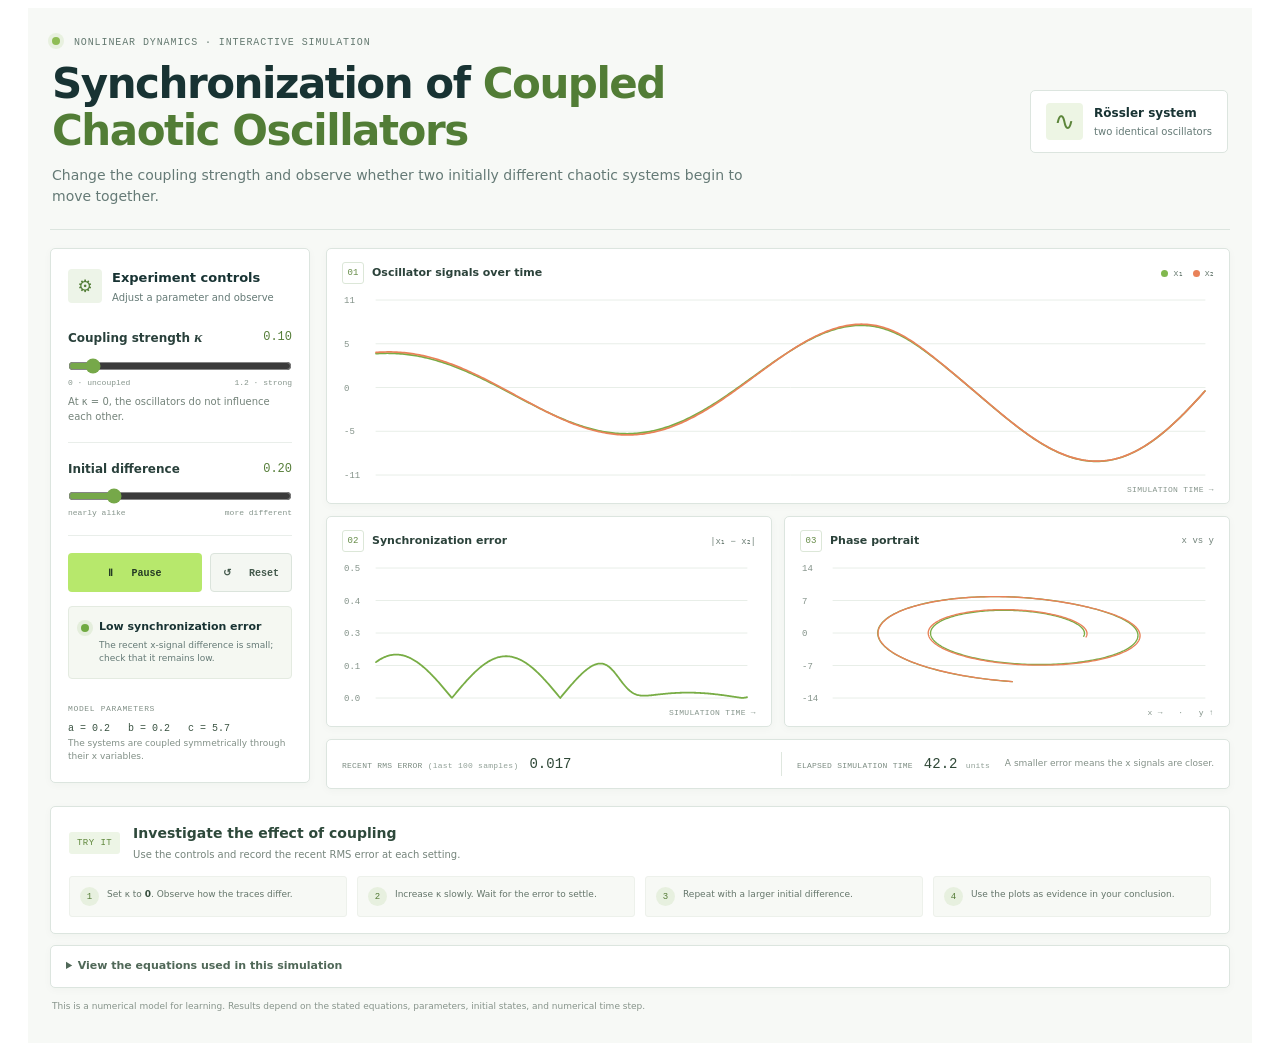
<file: simulation/index.html>
<!doctype html>
<html lang="en">
<head>
  <meta charset="utf-8">
  <meta name="viewport" content="width=device-width, initial-scale=1">
  <meta name="description" content="Interactive simulation of two symmetrically coupled Rössler oscillators.">
  <title>Synchronization of Coupled Chaotic Oscillators</title>
  <link rel="stylesheet" href="./css/main.css">
</head>
<body>
  <main class="chaos-lab" id="chaosLab">
    <header class="sim-header">
      <div>
        <p class="eyebrow"><span class="pulse-dot"></span> NONLINEAR DYNAMICS · INTERACTIVE SIMULATION</p>
        <h1>Synchronization of <span>Coupled Chaotic Oscillators</span></h1>
        <p class="sim-lead">Change the coupling strength and observe whether two initially different chaotic systems begin to move together.</p>
      </div>
      <div class="model-chip"><span class="chip-symbol">∿</span><span><b>Rössler system</b><small>two identical oscillators</small></span></div>
    </header>

    <section class="sim-layout" aria-label="Oscillator simulation">
      <aside class="control-panel" aria-label="Simulation controls">
        <div class="panel-heading"><span class="panel-icon">⚙</span><span><b>Experiment controls</b><small>Adjust a parameter and observe</small></span></div>

        <div class="control-block">
          <label class="control-label" for="coupling"><span>Coupling strength <i>κ</i></span><output id="kValue" for="coupling">0.10</output></label>
          <input id="coupling" type="range" min="0" max="1.2" step="0.01" value="0.10" aria-describedby="couplingHint">
          <div class="range-labels"><span>0 · uncoupled</span><span>1.2 · strong</span></div>
          <p class="control-hint" id="couplingHint">At κ = 0, the oscillators do not influence each other.</p>
        </div>

        <div class="control-block">
          <label class="control-label" for="difference"><span>Initial difference</span><output id="dValue" for="difference">0.20</output></label>
          <input id="difference" type="range" min="0.02" max="1.00" step="0.01" value="0.20">
          <div class="range-labels"><span>nearly alike</span><span>more different</span></div>
        </div>

        <div class="button-group">
          <button id="runBtn" class="button button-primary" type="button" aria-pressed="true">Ⅱ &nbsp; Pause</button>
          <button id="resetBtn" class="button button-secondary" type="button">↺ &nbsp; Reset</button>
        </div>

        <div class="sync-indicator" role="status" aria-live="polite">
          <span class="sync-light" id="statusLight"></span>
          <span><b id="syncStatus">Observing the systems</b><small id="syncDetail">Compare the traces and error plot.</small></span>
        </div>

        <div class="model-note">
          <span class="note-label">MODEL PARAMETERS</span>
          <p>a = 0.2 &nbsp; b = 0.2 &nbsp; c = 5.7</p>
          <small>The systems are coupled symmetrically through their x variables.</small>
        </div>
      </aside>

      <div class="plot-area">
        <article class="plot-card plot-wide">
          <div class="plot-heading"><div><span class="plot-index">01</span><h2>Oscillator signals over time</h2></div><span class="legend"><i class="key-one"></i>x₁ <i class="key-two"></i>x₂</span></div>
          <canvas id="timePlot" role="img" aria-label="Time plot of the x variables of both oscillators">Signal plot</canvas>
          <p class="axis-caption">SIMULATION TIME →</p>
        </article>
        <div class="plot-pair">
          <article class="plot-card">
            <div class="plot-heading"><div><span class="plot-index">02</span><h2>Synchronization error</h2></div><span class="plot-units">|x₁ − x₂|</span></div>
            <canvas id="errorPlot" role="img" aria-label="Absolute difference between oscillator x variables">Error plot</canvas>
            <p class="axis-caption">SIMULATION TIME →</p>
          </article>
          <article class="plot-card">
            <div class="plot-heading"><div><span class="plot-index">03</span><h2>Phase portrait</h2></div><span class="plot-units">x vs y</span></div>
            <canvas id="phasePlot" role="img" aria-label="Phase portraits of both oscillators">Phase portrait</canvas>
            <p class="axis-caption">x → &nbsp; · &nbsp; y ↑</p>
          </article>
        </div>
        <div class="measurement-strip" aria-label="Live measurements">
          <div><span>RECENT RMS ERROR <small>(last 100 samples)</small></span><strong id="rmsValue">—</strong></div>
          <span class="measurement-divider"></span>
          <div><span>ELAPSED SIMULATION TIME</span><strong><span id="elapsedValue">0.0</span> <small>units</small></strong></div>
          <span class="measurement-help">A smaller error means the x signals are closer.</span>
        </div>
      </div>
    </section>

    <section class="experiment-guide" aria-label="Suggested experiment">
      <div class="guide-heading"><span class="guide-number">TRY IT</span><div><h2>Investigate the effect of coupling</h2><p>Use the controls and record the recent RMS error at each setting.</p></div></div>
      <div class="guide-steps">
        <div><span>1</span><p>Set κ to <b>0</b>. Observe how the traces differ.</p></div>
        <div><span>2</span><p>Increase κ slowly. Wait for the error to settle.</p></div>
        <div><span>3</span><p>Repeat with a larger initial difference.</p></div>
        <div><span>4</span><p>Use the plots as evidence in your conclusion.</p></div>
      </div>
    </section>

    <details class="equation-panel">
      <summary>View the equations used in this simulation</summary>
      <div class="equation-content">
        <p><b>Oscillator 1</b> &nbsp; ẋ₁ = −y₁ − z₁ + κ(x₂ − x₁) &nbsp; · &nbsp; ẏ₁ = x₁ + a y₁ &nbsp; · &nbsp; ż₁ = b + z₁(x₁ − c)</p>
        <p><b>Oscillator 2</b> &nbsp; ẋ₂ = −y₂ − z₂ + κ(x₁ − x₂) &nbsp; · &nbsp; ẏ₂ = x₂ + a y₂ &nbsp; · &nbsp; ż₂ = b + z₂(x₂ − c)</p>
      </div>
    </details>
    <p class="sim-footer">This is a numerical model for learning. Results depend on the stated equations, parameters, initial states, and numerical time step.</p>
  </main>
  <script src="./js/main.js"></script>
<script src="../assets/js/iframeResize.js"></script>
        
        </body>
</html>
</file>
<file: simulation/css/main.css>
/* Scoped to this simulator so the Virtual Labs page shell keeps its own styles. */
.chaos-lab{--lab-ink:#183333;--lab-muted:#657a76;--lab-line:#dce5df;--lab-green:#b7e86c;--lab-teal:#3b9f91;--lab-orange:#e98259;--lab-mono:ui-monospace,SFMono-Regular,Consolas,"Liberation Mono",monospace;max-width:1180px;margin:0 auto;padding:24px 22px 30px;color:var(--lab-ink);font:15px/1.5 system-ui,-apple-system,"Segoe UI",sans-serif;background:#f7f9f6}
.chaos-lab *{box-sizing:border-box}.chaos-lab .sim-header{display:flex;justify-content:space-between;align-items:center;gap:24px;padding:4px 2px 22px;border-bottom:1px solid var(--lab-line)}.chaos-lab .eyebrow{margin:0 0 10px;color:#657a71;font:10px/1.4 var(--lab-mono);letter-spacing:.09em}.chaos-lab .pulse-dot{display:inline-block;width:8px;height:8px;margin-right:7px;border-radius:50%;background:#8fbd55;box-shadow:0 0 0 4px #8fbd5524}.chaos-lab h1{max-width:760px;margin:0;font-size:clamp(27px,3.6vw,42px);line-height:1.12;letter-spacing:-.035em;color:#183333}.chaos-lab h1 span{color:#527d36}.chaos-lab .sim-lead{max-width:720px;margin:11px 0 0;color:var(--lab-muted);font-size:14px}.chaos-lab .model-chip{display:flex;align-items:center;gap:11px;flex:0 0 auto;padding:12px 15px;border:1px solid var(--lab-line);border-radius:5px;background:#fff}.chaos-lab .chip-symbol{display:grid;place-items:center;width:37px;height:37px;border-radius:4px;background:#edf5e4;color:#5c853a;font-size:25px}.chaos-lab .model-chip b,.chaos-lab .model-chip small{display:block}.chaos-lab .model-chip b{font-size:12px}.chaos-lab .model-chip small{margin-top:2px;color:var(--lab-muted);font-size:10px}
.chaos-lab .sim-layout{display:grid;grid-template-columns:260px minmax(0,1fr);gap:16px;padding-top:18px}.chaos-lab .control-panel,.chaos-lab .plot-card,.chaos-lab .measurement-strip,.chaos-lab .experiment-guide,.chaos-lab .equation-panel{border:1px solid var(--lab-line);border-radius:5px;background:#fff;box-shadow:0 2px 8px #213b2a08}.chaos-lab .control-panel{align-self:start;padding:19px 17px}.chaos-lab .panel-heading{display:flex;align-items:center;gap:10px;margin-bottom:21px}.chaos-lab .panel-icon{display:grid;place-items:center;width:34px;height:34px;border-radius:4px;background:#edf4e8;color:#527d36;font-size:17px}.chaos-lab .panel-heading b,.chaos-lab .panel-heading small{display:block}.chaos-lab .panel-heading b{font-size:13px}.chaos-lab .panel-heading small{margin-top:2px;color:var(--lab-muted);font-size:10px}.chaos-lab .control-block{padding:0 0 18px;margin:0 0 17px;border-bottom:1px solid #e9eeea}.chaos-lab .control-label{display:flex;justify-content:space-between;align-items:center;gap:10px;margin-bottom:9px;color:#29403b;font-size:12px;font-weight:600}.chaos-lab .control-label i{font-family:Georgia,serif;font-size:15px}.chaos-lab .control-label output{color:#557d38;font:12px var(--lab-mono)}.chaos-lab input[type=range]{display:block;width:100%;height:18px;margin:0;accent-color:#76a849;cursor:pointer}.chaos-lab .range-labels{display:flex;justify-content:space-between;gap:5px;margin-top:3px;color:#86958c;font:8px var(--lab-mono)}.chaos-lab .control-hint{margin:8px 0 0;color:#74837a;font-size:10px;line-height:1.45}.chaos-lab .button-group{display:flex;gap:8px;margin:2px 0 14px}.chaos-lab .button{min-height:39px;padding:9px 12px;border:1px solid transparent;border-radius:4px;font:600 10px var(--lab-mono);cursor:pointer;transition:filter .15s,transform .15s}.chaos-lab .button:hover{filter:brightness(.96);transform:translateY(-1px)}.chaos-lab .button:focus-visible,.chaos-lab input:focus-visible,.chaos-lab summary:focus-visible{outline:3px solid #8bb75b88;outline-offset:2px}.chaos-lab .button-primary{flex:1;background:#b7e86c;color:#243a25}.chaos-lab .button-secondary{background:#f4f7f2;border-color:#dbe4dc;color:#43594c}.chaos-lab .sync-indicator{display:flex;align-items:flex-start;gap:10px;padding:12px;background:#f5f8f2;border:1px solid #e4ebe1;border-radius:4px}.chaos-lab .sync-light{width:8px;height:8px;flex:0 0 auto;margin-top:5px;border-radius:50%;background:#e8a14a;box-shadow:0 0 0 4px #e8a14a20}.chaos-lab .sync-light.synced{background:#70aa42;box-shadow:0 0 0 4px #70aa4220}.chaos-lab .sync-indicator b,.chaos-lab .sync-indicator small{display:block}.chaos-lab .sync-indicator b{font-size:11px}.chaos-lab .sync-indicator small{margin-top:3px;color:var(--lab-muted);font-size:9px}.chaos-lab .model-note{padding-top:16px}.chaos-lab .note-label{color:#829087;font:8px var(--lab-mono);letter-spacing:.08em}.chaos-lab .model-note p{margin:6px 0 3px;color:#3c5544;font:10px var(--lab-mono)}.chaos-lab .model-note small{display:block;color:#829087;font-size:9px;line-height:1.45}
.chaos-lab .plot-area{min-width:0}.chaos-lab .plot-card{min-width:0;padding:13px 15px 9px}.chaos-lab .plot-wide{margin-bottom:12px}.chaos-lab .plot-pair{display:grid;grid-template-columns:1fr 1fr;gap:12px}.chaos-lab .plot-heading{display:flex;justify-content:space-between;align-items:center;gap:8px;margin-bottom:8px}.chaos-lab .plot-heading>div{display:flex;align-items:center;gap:8px;min-width:0}.chaos-lab .plot-index{display:grid;place-items:center;width:22px;height:22px;flex:0 0 auto;border:1px solid #dce7d8;border-radius:3px;color:#648a45;font:9px var(--lab-mono)}.chaos-lab .plot-heading h2{overflow:hidden;margin:0;color:#2b423a;font-size:11px;font-weight:650;text-overflow:ellipsis;white-space:nowrap}.chaos-lab .legend,.chaos-lab .plot-units{display:flex;align-items:center;gap:5px;flex:0 0 auto;color:#72837a;font:9px var(--lab-mono)}.chaos-lab .legend i{width:7px;height:7px;border-radius:50%}.chaos-lab .key-one{background:#81b84e}.chaos-lab .key-two{margin-left:5px;background:var(--lab-orange)}.chaos-lab canvas{display:block;width:100%;height:145px}.chaos-lab .plot-wide canvas{height:190px}.chaos-lab .axis-caption{margin:3px 0 0;text-align:right;color:#87968d;font:8px var(--lab-mono);letter-spacing:.04em}.chaos-lab .measurement-strip{display:flex;align-items:center;gap:15px;margin-top:12px;padding:12px 15px}.chaos-lab .measurement-strip>div{display:flex;align-items:baseline;gap:11px}.chaos-lab .measurement-strip>div:first-child{margin-right:auto}.chaos-lab .measurement-strip>div>span{color:#7c8c82;font:8px var(--lab-mono);letter-spacing:.03em}.chaos-lab .measurement-strip small{color:#91a097;font:8px var(--lab-mono)}.chaos-lab .measurement-strip strong{color:#2f4837;font:14px var(--lab-mono)}.chaos-lab .measurement-divider{width:1px;height:24px;background:#dfe7df}.chaos-lab .measurement-help{color:#849188;font-size:9px}
.chaos-lab .experiment-guide{margin-top:17px;padding:16px 18px}.chaos-lab .guide-heading{display:flex;align-items:center;gap:13px}.chaos-lab .guide-number{padding:6px 8px;border-radius:3px;background:#edf5e6;color:#60883c;font:9px var(--lab-mono);letter-spacing:.05em}.chaos-lab .guide-heading h2{margin:0;color:#2e493b;font-size:14px}.chaos-lab .guide-heading p{margin:3px 0 0;color:#75847b;font-size:10px}.chaos-lab .guide-steps{display:grid;grid-template-columns:repeat(4,1fr);gap:10px;margin-top:14px}.chaos-lab .guide-steps>div{display:flex;align-items:flex-start;gap:8px;padding:10px;background:#f7f9f5;border:1px solid #edf1eb;border-radius:3px}.chaos-lab .guide-steps>div>span{display:grid;place-items:center;width:19px;height:19px;flex:0 0 auto;border-radius:50%;background:#e7f0df;color:#547b36;font:9px var(--lab-mono)}.chaos-lab .guide-steps p{margin:1px 0 0;color:#65766b;font-size:9px;line-height:1.45}.chaos-lab .guide-steps b{color:#334b3a}.chaos-lab .equation-panel{margin-top:11px;padding:0 15px}.chaos-lab .equation-panel summary{padding:12px 0;color:#506858;font-size:11px;font-weight:600;cursor:pointer}.chaos-lab .equation-content{padding:0 0 10px;color:#607469;font-size:10px;line-height:1.65}.chaos-lab .equation-content p{margin:5px 0}.chaos-lab .equation-content b{color:#354e3b}.chaos-lab .sim-footer{margin:12px 2px 0;color:#87948b;font-size:9px}
@media(max-width:900px){.chaos-lab{padding:18px 15px 25px}.chaos-lab .sim-layout{grid-template-columns:220px minmax(0,1fr);gap:12px}.chaos-lab .control-panel{padding:16px 13px}.chaos-lab .plot-pair{gap:9px}.chaos-lab .measurement-help{display:none}}
@media(max-width:680px){.chaos-lab{padding:15px 11px 22px}.chaos-lab .sim-header{align-items:flex-start}.chaos-lab .model-chip{display:none}.chaos-lab .sim-lead{font-size:12px}.chaos-lab .sim-layout{grid-template-columns:1fr}.chaos-lab .control-panel{order:0}.chaos-lab .plot-area{order:1}.chaos-lab .control-panel{display:grid;grid-template-columns:1fr 1fr;column-gap:16px}.chaos-lab .panel-heading,.chaos-lab .button-group,.chaos-lab .sync-indicator,.chaos-lab .model-note{grid-column:1/-1}.chaos-lab .panel-heading{margin-bottom:14px}.chaos-lab .control-block{margin-bottom:12px}.chaos-lab .plot-pair{grid-template-columns:1fr}.chaos-lab .plot-card canvas{height:155px}.chaos-lab .plot-wide canvas{height:180px}.chaos-lab .measurement-strip{gap:10px;padding:11px}.chaos-lab .measurement-strip>div{display:block}.chaos-lab .measurement-strip>div>span{display:block;margin-bottom:4px}.chaos-lab .measurement-strip>div:first-child{margin-right:auto}.chaos-lab .measurement-divider{height:30px}.chaos-lab .guide-steps{grid-template-columns:1fr 1fr}.chaos-lab .equation-content{overflow-wrap:anywhere}}
@media(max-width:390px){.chaos-lab .control-panel{grid-template-columns:1fr}.chaos-lab .panel-heading,.chaos-lab .button-group,.chaos-lab .sync-indicator,.chaos-lab .model-note{grid-column:auto}.chaos-lab .measurement-strip{gap:7px}.chaos-lab .measurement-strip strong{font-size:12px}.chaos-lab .measurement-strip small{font-size:7px}}
</file>
